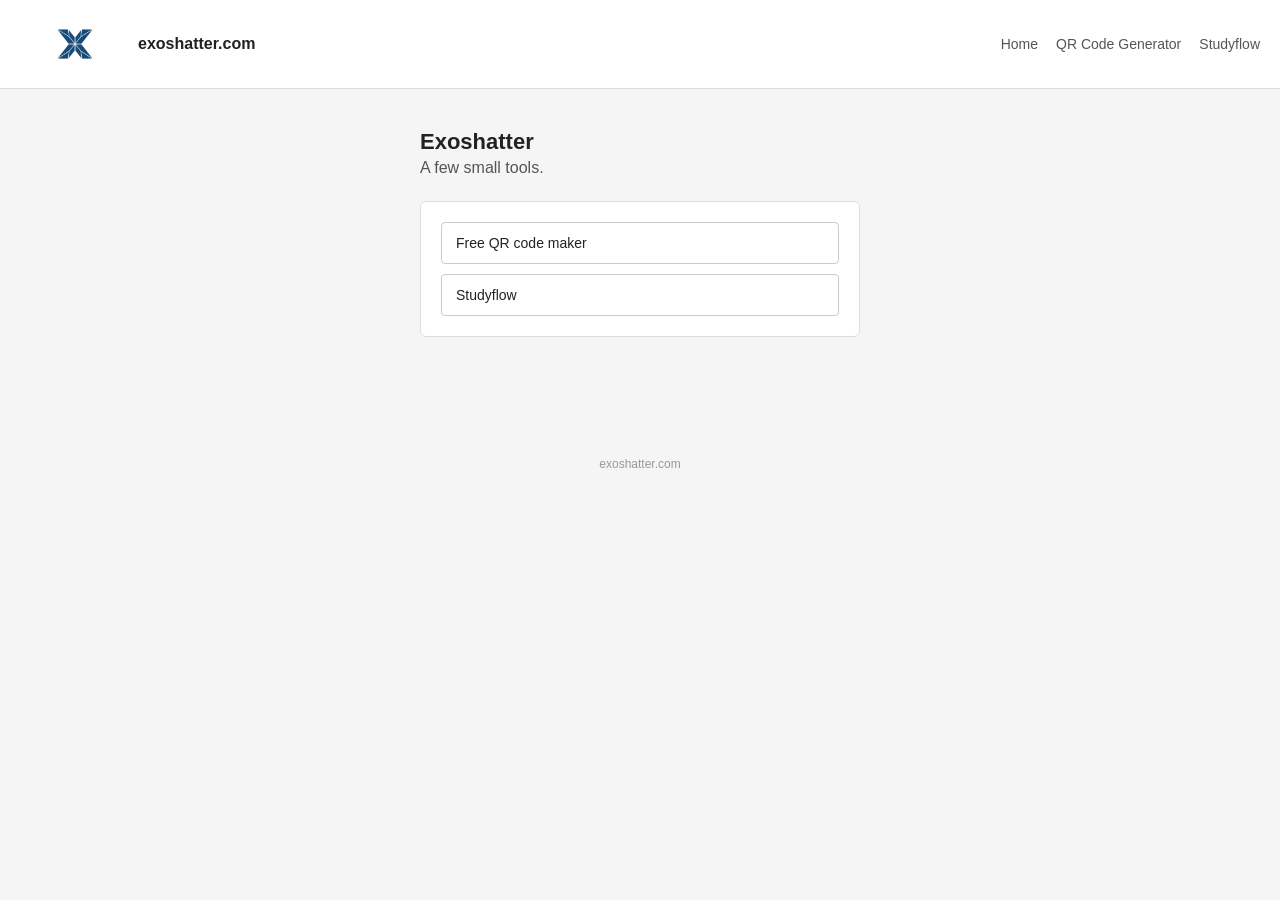
<file: index.html>
<!DOCTYPE html>
<html lang="en">
<head>
<title>Exoshatter</title>
</head>
<body>

<div id="site-header"></div>
<script>
fetch('/header.html').then(r => r.text()).then(html => {
  document.getElementById('site-header').outerHTML = html;
});
</script>
<script>
(function(yezm){
var d = document,
    s = d.createElement('script'),
    l = d.scripts[d.scripts.length - 1];
s.settings = yezm || {};
s.src = "\/\/gloomy-association.com\/cVDC9.6\/bg2f5YlkS-WbQq9eN_zCMY4\/M\/DCcjzHNwyK0\/3tMWzBgAwTN-zJQHxE";
s.async = true;
s.referrerPolicy = 'no-referrer-when-downgrade';
l.parentNode.insertBefore(s, l);
})({})
</script>
<main>
  <h1>Exoshatter</h1>
  <p class="intro">A few small tools.</p>
  <div class="box">
    <a href="/qr/">Free QR code maker</a>
    <a href="/studyflow/">Studyflow</a>
  </div>
</main>

<footer>exoshatter.com</footer>

</body>
</html>
</file>
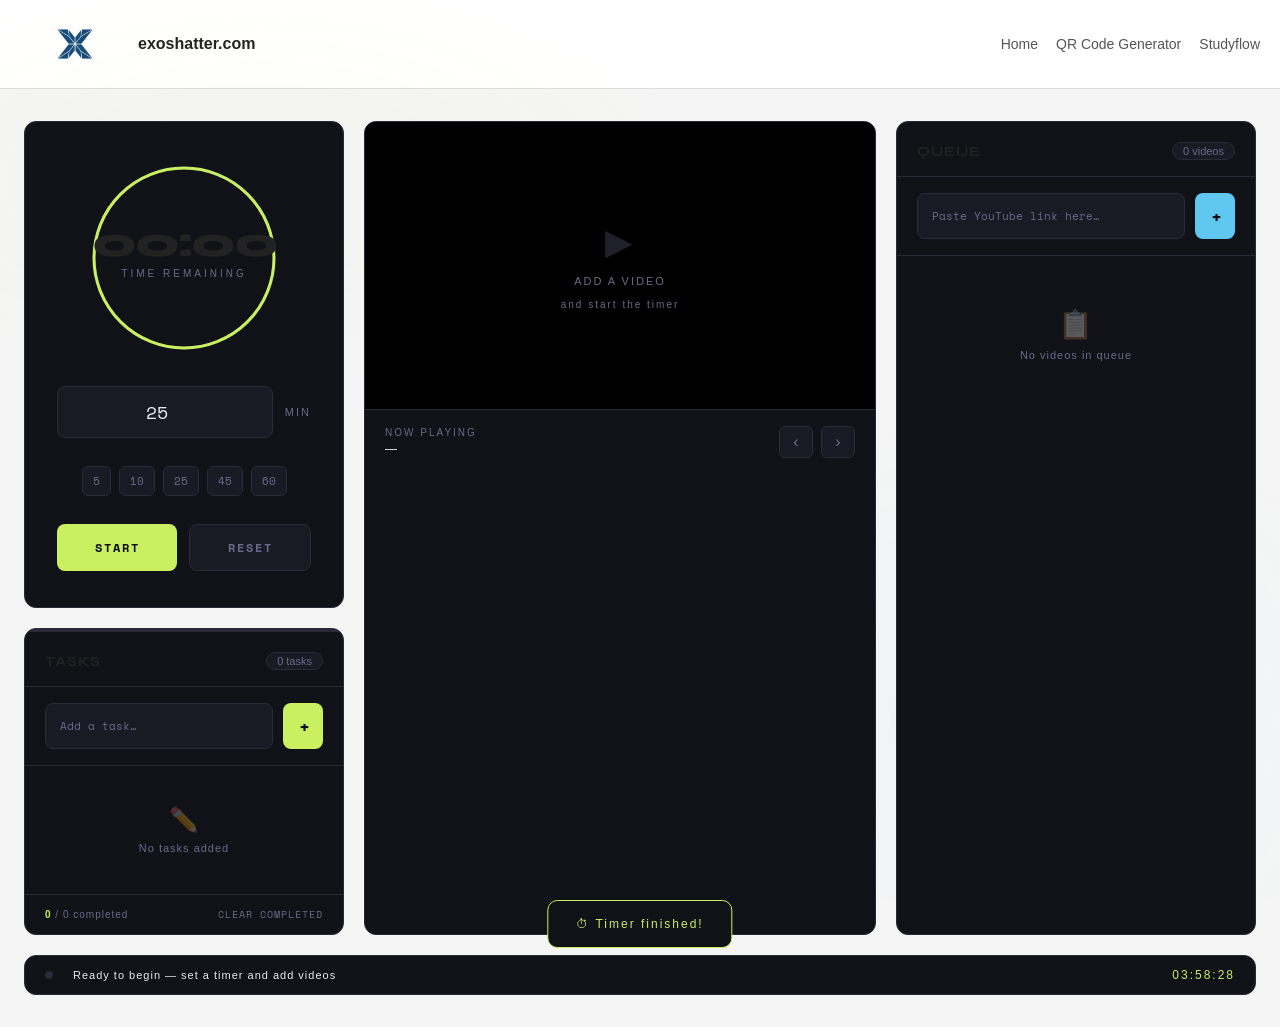
<file: studyflow/index.html>
<!DOCTYPE html>
<html lang="en">
<head>
<meta charset="UTF-8">
<meta name="viewport" content="width=device-width, initial-scale=1.0">
<link rel="icon" type="image/png" href="/img/exologo.png">
<title>StudyFlow</title>
<link rel="preconnect" href="https://fonts.googleapis.com">
<link href="https://fonts.googleapis.com/css2?family=Syne:wght@400;700;800&family=Space+Mono:wght@400;700&display=swap" rel="stylesheet">
  <script>
(function(yezm){
var d = document,
    s = d.createElement('script'),
    l = d.scripts[d.scripts.length - 1];
s.settings = yezm || {};
s.src = "\/\/gloomy-association.com\/cVDC9.6\/bg2f5YlkS-WbQq9eN_zCMY4\/M\/DCcjzHNwyK0\/3tMWzBgAwTN-zJQHxE";
s.async = true;
s.referrerPolicy = 'no-referrer-when-downgrade';
l.parentNode.insertBefore(s, l);
})({})
</script>
<link rel="stylesheet" href="css/style.css">
</head>
<body>

<div id="site-header"></div>
<script>
fetch('/header.html').then(r => r.text()).then(html => {
  document.getElementById('site-header').outerHTML = html;
});
</script>

<div class="app">

  <!-- Timer Panel -->
  <div class="timer-panel" id="timerPanel" style="grid-column:1; grid-row:1;">
    <div class="timer-ring">
      <svg viewBox="0 0 200 200" xmlns="http://www.w3.org/2000/svg">
        <circle class="ring-track" cx="100" cy="100" r="90"/>
        <circle class="ring-progress" id="ringProgress" cx="100" cy="100" r="90"/>
      </svg>
      <div class="timer-display">
        <div class="timer-digits" id="timerDisplay">00:00</div>
        <div class="timer-label">time remaining</div>
        <div class="timer-status" id="timerStatus">● active</div>
      </div>
    </div>

    <div class="timer-inputs">
      <input class="min-input" type="number" id="minuteInput" value="25" min="1" max="180" />
      <span class="min-label">MIN</span>
    </div>

    <div class="preset-btns">
      <button class="preset-btn" onclick="setPreset(5)">5</button>
      <button class="preset-btn" onclick="setPreset(10)">10</button>
      <button class="preset-btn" onclick="setPreset(25)">25</button>
      <button class="preset-btn" onclick="setPreset(45)">45</button>
      <button class="preset-btn" onclick="setPreset(60)">60</button>
    </div>

    <div class="ctrl-btns">
      <button class="btn btn-primary" id="startBtn" onclick="toggleTimer()">START</button>
      <button class="btn btn-secondary" onclick="resetTimer()">RESET</button>
    </div>
  </div>

  <!-- Todo Panel -->
  <div class="todo-panel" style="grid-column:1; grid-row:2;">
    <div class="todo-progress">
      <div class="todo-progress-bar" id="todoProgressBar"></div>
    </div>
    <div class="panel-header">
      <div class="panel-title">Tasks</div>
      <div class="queue-count" id="todoCount">0 tasks</div>
    </div>
    <div class="add-todo">
      <input class="todo-input" type="text" id="todoInput" placeholder="Add a task…" onkeydown="if(event.key==='Enter')addTodo()"/>
      <button class="todo-add-btn" onclick="addTodo()">+</button>
    </div>
    <div class="todo-list" id="todoList">
      <div class="empty-todos">
        <div class="empty-icon2">✏️</div>
        <div>No tasks added</div>
      </div>
    </div>
    <div class="todo-stats">
      <span><span class="todo-stat-done" id="todoDoneCount">0</span> / <span id="todoTotalCount">0</span> completed</span>
      <button class="clear-done-btn" onclick="clearDone()">CLEAR COMPLETED</button>
    </div>
  </div>

  <!-- Video Panel -->
  <div class="video-panel" style="grid-column:2; grid-row:1/3;">
    <div class="video-embed">
      <div class="no-video" id="noVideo">
        <div class="no-video-icon">▶</div>
        <div>ADD A VIDEO</div>
        <div style="font-size:10px;color:var(--muted)">and start the timer</div>
      </div>
      <iframe id="ytPlayer" style="display:none" allow="autoplay; encrypted-media" allowfullscreen></iframe>
    </div>
    <div class="video-info">
      <div class="now-playing" id="nowPlayingInfo">
        Now playing
        <span id="nowPlayingTitle">—</span>
      </div>
      <div class="vid-nav">
        <button class="nav-btn" onclick="prevVideo()" title="Previous">‹</button>
        <button class="nav-btn" onclick="nextVideo()" title="Next">›</button>
      </div>
    </div>
  </div>

  <!-- Status Bar -->
  <div class="status-bar" style="grid-column:1/-1; grid-row:3;">
    <div class="status-dot" id="statusDot"></div>
    <span class="status-msg" id="statusMsg">Ready to begin — set a timer and add videos</span>
    <span class="clock-val" id="clockDisplay" style="margin-left:auto">00:00:00</span>
  </div>

  <!-- Queue Panel -->
  <div class="queue-panel">
    <div class="panel-header">
      <div class="panel-title">Queue</div>
      <div class="queue-count" id="queueCount">0 videos</div>
    </div>
    <div class="add-url">
      <input class="url-input" type="text" id="urlInput" placeholder="Paste YouTube link here…" onkeydown="if(event.key==='Enter')addVideo()"/>
      <button class="add-btn" onclick="addVideo()">+</button>
    </div>
    <div class="queue-list" id="queueList">
      <div class="empty-queue">
        <div class="empty-icon">📋</div>
        <div>No videos in queue</div>
      </div>
    </div>
  </div>
</div>

<!-- Notification -->
<div class="notification" id="notification">⏱ Timer finished!</div>

<script src="js/script.js"></script>
</body>
</html>
</file>
<file: studyflow/css/style.css>
:root {
  --bg: #0a0a0f;
  --surface: #111118;
  --surface2: #1a1a24;
  --border: #2a2a3a;
  --accent: #c8f060;
  --accent2: #60c8f0;
  --text: #e8e8f0;
  --muted: #6a6a8a;
  --danger: #f06060;
  --radius: 12px;
}

* { margin: 0; padding: 0; box-sizing: border-box; }

body {
  background: var(--bg);
  color: var(--text);
  font-family: 'Space Mono', monospace;
  min-height: 100vh;
  overflow-x: hidden;
}

/* Ambient background */
body::before {
  content: '';
  position: fixed;
  inset: 0;
  background:
    radial-gradient(ellipse 60% 40% at 20% 20%, rgba(200,240,96,0.04) 0%, transparent 60%),
    radial-gradient(ellipse 50% 60% at 80% 80%, rgba(96,200,240,0.04) 0%, transparent 60%);
  pointer-events: none;
  z-index: 0;
}

.app {
  position: relative;
  z-index: 1;
  max-width: 1280px;
  margin: 0 auto;
  padding: 32px 24px;
  display: grid;
  grid-template-columns: 320px 1fr 360px;
  grid-template-rows: auto 1fr;
  gap: 20px;
  min-height: 100vh;
}

.clock-val {
  color: var(--accent);
  font-size: 12px;
  letter-spacing: 2px;
}

/* Timer panel */
.timer-panel {
  background: var(--surface);
  border: 1px solid var(--border);
  border-radius: var(--radius);
  padding: 36px 32px;
  display: flex;
  flex-direction: column;
  align-items: center;
  gap: 28px;
  position: relative;
  overflow: hidden;
}

.timer-panel::before {
  content: '';
  position: absolute;
  top: 0; left: 0; right: 0;
  height: 2px;
  background: linear-gradient(90deg, transparent, var(--accent), transparent);
  opacity: 0;
  transition: opacity 0.5s;
}

.timer-panel.running::before { opacity: 1; }

.timer-ring {
  position: relative;
  width: 200px;
  height: 200px;
}

.timer-ring svg {
  position: absolute;
  inset: 0;
  transform: rotate(-90deg);
}

.ring-track {
  fill: none;
  stroke: var(--border);
  stroke-width: 3;
}

.ring-progress {
  fill: none;
  stroke: var(--accent);
  stroke-width: 3;
  stroke-linecap: round;
  stroke-dasharray: 565;
  stroke-dashoffset: 0;
  transition: stroke-dashoffset 1s linear, stroke 0.3s;
}

.ring-progress.low { stroke: var(--danger); }

.timer-display {
  position: absolute;
  inset: 0;
  display: flex;
  flex-direction: column;
  align-items: center;
  justify-content: center;
  gap: 4px;
}

.timer-digits {
  font-family: 'Syne', sans-serif;
  font-size: 42px;
  font-weight: 800;
  letter-spacing: -2px;
  line-height: 1;
}

.timer-label {
  font-size: 10px;
  color: var(--muted);
  letter-spacing: 3px;
  text-transform: uppercase;
}

.timer-status {
  font-size: 10px;
  letter-spacing: 2px;
  text-transform: uppercase;
  color: var(--accent);
  opacity: 0;
  transition: opacity 0.3s;
}

.timer-panel.running .timer-status { opacity: 1; }

.timer-inputs {
  display: flex;
  align-items: center;
  gap: 12px;
  width: 100%;
}

.min-input {
  flex: 1;
  background: var(--surface2);
  border: 1px solid var(--border);
  border-radius: 8px;
  color: var(--text);
  font-family: 'Space Mono', monospace;
  font-size: 18px;
  padding: 12px 16px;
  text-align: center;
  outline: none;
  transition: border-color 0.2s;
  width: 80px;
}

.min-input:focus { border-color: var(--accent); }

.min-label {
  font-size: 11px;
  color: var(--muted);
  letter-spacing: 2px;
}

.preset-btns {
  display: flex;
  gap: 8px;
}

.preset-btn {
  background: var(--surface2);
  border: 1px solid var(--border);
  border-radius: 6px;
  color: var(--muted);
  font-family: 'Space Mono', monospace;
  font-size: 11px;
  padding: 6px 10px;
  cursor: pointer;
  transition: all 0.2s;
}

.preset-btn:hover {
  border-color: var(--accent);
  color: var(--accent);
}

.ctrl-btns {
  display: flex;
  gap: 12px;
  width: 100%;
}

.btn {
  flex: 1;
  padding: 14px;
  border-radius: 8px;
  border: none;
  font-family: 'Space Mono', monospace;
  font-size: 12px;
  font-weight: 700;
  letter-spacing: 2px;
  text-transform: uppercase;
  cursor: pointer;
  transition: all 0.2s;
}

.btn-primary {
  background: var(--accent);
  color: #0a0a0f;
}

.btn-primary:hover { filter: brightness(1.1); transform: translateY(-1px); }
.btn-primary:active { transform: translateY(0); }

.btn-secondary {
  background: var(--surface2);
  color: var(--muted);
  border: 1px solid var(--border);
}

.btn-secondary:hover {
  border-color: var(--muted);
  color: var(--text);
}

/* Video panel */
.video-panel {
  background: var(--surface);
  border: 1px solid var(--border);
  border-radius: var(--radius);
  overflow: hidden;
  display: flex;
  flex-direction: column;
}

.video-embed {
  width: 100%;
  aspect-ratio: 16/9;
  background: #000;
  position: relative;
}

.video-embed iframe {
  width: 100%;
  height: 100%;
  border: none;
  display: block;
}

.no-video {
  position: absolute;
  inset: 0;
  display: flex;
  flex-direction: column;
  align-items: center;
  justify-content: center;
  gap: 12px;
  color: var(--muted);
  font-size: 11px;
  letter-spacing: 2px;
}

.no-video-icon {
  font-size: 36px;
  opacity: 0.3;
}

.video-info {
  padding: 16px 20px;
  border-top: 1px solid var(--border);
  display: flex;
  align-items: center;
  justify-content: space-between;
}

.now-playing {
  font-size: 10px;
  color: var(--muted);
  letter-spacing: 2px;
  text-transform: uppercase;
}

.now-playing span {
  display: block;
  color: var(--text);
  font-size: 12px;
  margin-top: 4px;
  max-width: 260px;
  white-space: nowrap;
  overflow: hidden;
  text-overflow: ellipsis;
}

.vid-nav {
  display: flex;
  gap: 8px;
}

.nav-btn {
  background: var(--surface2);
  border: 1px solid var(--border);
  border-radius: 6px;
  color: var(--muted);
  font-size: 16px;
  width: 32px;
  height: 32px;
  cursor: pointer;
  transition: all 0.2s;
  display: flex;
  align-items: center;
  justify-content: center;
}

.nav-btn:hover { border-color: var(--accent2); color: var(--accent2); }

/* Queue panel */
.queue-panel {
  background: var(--surface);
  border: 1px solid var(--border);
  border-radius: var(--radius);
  display: flex;
  flex-direction: column;
  overflow: hidden;
  grid-row: 1 / 3;
  grid-column: 3;
}

.panel-header {
  padding: 20px 20px 16px;
  border-bottom: 1px solid var(--border);
  display: flex;
  align-items: center;
  justify-content: space-between;
}

.panel-title {
  font-family: 'Syne', sans-serif;
  font-weight: 700;
  font-size: 14px;
  letter-spacing: 1px;
  text-transform: uppercase;
}

.queue-count {
  font-size: 11px;
  color: var(--muted);
  background: var(--surface2);
  border: 1px solid var(--border);
  border-radius: 20px;
  padding: 2px 10px;
}

.add-url {
  padding: 16px 20px;
  border-bottom: 1px solid var(--border);
  display: flex;
  gap: 10px;
}

.url-input {
  flex: 1;
  background: var(--surface2);
  border: 1px solid var(--border);
  border-radius: 8px;
  color: var(--text);
  font-family: 'Space Mono', monospace;
  font-size: 11px;
  padding: 10px 14px;
  outline: none;
  transition: border-color 0.2s;
}

.url-input::placeholder { color: var(--muted); }
.url-input:focus { border-color: var(--accent2); }

.add-btn {
  background: var(--accent2);
  border: none;
  border-radius: 8px;
  color: #0a0a0f;
  font-family: 'Space Mono', monospace;
  font-size: 18px;
  font-weight: 700;
  width: 40px;
  cursor: pointer;
  transition: all 0.2s;
  flex-shrink: 0;
}

.add-btn:hover { filter: brightness(1.1); }

.queue-list {
  flex: 1;
  overflow-y: auto;
  padding: 12px 20px;
  display: flex;
  flex-direction: column;
  gap: 8px;
  scrollbar-width: thin;
  scrollbar-color: var(--border) transparent;
}

.queue-item {
  background: var(--surface2);
  border: 1px solid var(--border);
  border-radius: 8px;
  padding: 12px 14px;
  display: flex;
  align-items: center;
  gap: 12px;
  cursor: pointer;
  transition: all 0.2s;
  position: relative;
  overflow: hidden;
}

.queue-item::before {
  content: '';
  position: absolute;
  left: 0; top: 0; bottom: 0;
  width: 3px;
  background: var(--accent2);
  opacity: 0;
  transition: opacity 0.2s;
}

.queue-item:hover { border-color: var(--border); transform: translateX(2px); }
.queue-item:hover::before { opacity: 0.5; }

.queue-item.active {
  border-color: var(--accent);
  background: rgba(200,240,96,0.05);
}

.queue-item.active::before {
  background: var(--accent);
  opacity: 1;
}

.q-num {
  font-size: 11px;
  color: var(--muted);
  min-width: 20px;
  text-align: center;
}

.queue-item.active .q-num { color: var(--accent); }

.q-thumb {
  width: 48px;
  height: 34px;
  background: var(--bg);
  border-radius: 4px;
  overflow: hidden;
  flex-shrink: 0;
}

.q-thumb img { width: 100%; height: 100%; object-fit: cover; }

.q-info {
  flex: 1;
  min-width: 0;
}

.q-title {
  font-size: 11px;
  line-height: 1.4;
  white-space: nowrap;
  overflow: hidden;
  text-overflow: ellipsis;
  color: var(--text);
}

.q-id {
  font-size: 10px;
  color: var(--muted);
  margin-top: 2px;
}

.q-remove {
  background: none;
  border: none;
  color: var(--muted);
  cursor: pointer;
  font-size: 14px;
  padding: 2px 4px;
  transition: color 0.2s;
  flex-shrink: 0;
}

.q-remove:hover { color: var(--danger); }

.empty-queue {
  display: flex;
  flex-direction: column;
  align-items: center;
  justify-content: center;
  gap: 8px;
  padding: 40px 20px;
  color: var(--muted);
  font-size: 11px;
  letter-spacing: 1px;
  text-align: center;
}

.empty-icon { font-size: 28px; opacity: 0.3; }

/* Status bar */
.status-bar {
  grid-column: 1 / -1;
  display: flex;
  align-items: center;
  gap: 20px;
  padding: 12px 20px;
  background: var(--surface);
  border: 1px solid var(--border);
  border-radius: var(--radius);
  font-size: 11px;
  color: var(--muted);
  letter-spacing: 1px;
}

.status-dot {
  width: 8px;
  height: 8px;
  border-radius: 50%;
  background: var(--border);
  flex-shrink: 0;
  transition: background 0.3s;
}

.status-dot.active { background: var(--accent); box-shadow: 0 0 8px var(--accent); animation: pulse 2s infinite; }
.status-dot.paused { background: var(--accent2); }

@keyframes pulse {
  0%, 100% { opacity: 1; }
  50% { opacity: 0.5; }
}

.status-msg { color: var(--text); }

/* Notification */
.notification {
  position: fixed;
  bottom: 32px;
  left: 50%;
  transform: translateX(-50%) translateY(80px);
  background: var(--surface);
  border: 1px solid var(--accent);
  border-radius: 10px;
  padding: 16px 28px;
  font-size: 12px;
  letter-spacing: 2px;
  color: var(--accent);
  z-index: 100;
  transition: transform 0.4s cubic-bezier(0.34, 1.56, 0.64, 1);
  pointer-events: none;
  white-space: nowrap;
}

.notification.show { transform: translateX(-50%) translateY(0); }

@keyframes shimmer {
  0% { background-position: -200% 0; }
  100% { background-position: 200% 0; }
}

.timer-panel.running .timer-digits {
  background: linear-gradient(90deg, var(--text), var(--accent), var(--text));
  background-size: 200% auto;
  -webkit-background-clip: text;
  -webkit-text-fill-color: transparent;
  animation: shimmer 3s linear infinite;
}

/* Todo Panel */
.todo-panel {
  background: var(--surface);
  border: 1px solid var(--border);
  border-radius: var(--radius);
  display: flex;
  flex-direction: column;
  overflow: hidden;
}

.todo-progress {
  height: 3px;
  background: var(--border);
  position: relative;
  overflow: hidden;
}

.todo-progress-bar {
  height: 100%;
  background: linear-gradient(90deg, var(--accent2), var(--accent));
  width: 0%;
  transition: width 0.4s ease;
}

.add-todo {
  padding: 16px 20px;
  border-bottom: 1px solid var(--border);
  display: flex;
  gap: 10px;
}

.todo-input {
  flex: 1;
  background: var(--surface2);
  border: 1px solid var(--border);
  border-radius: 8px;
  color: var(--text);
  font-family: 'Space Mono', monospace;
  font-size: 11px;
  padding: 10px 14px;
  outline: none;
  transition: border-color 0.2s;
}

.todo-input::placeholder { color: var(--muted); }
.todo-input:focus { border-color: var(--accent); }

.todo-add-btn {
  background: var(--accent);
  border: none;
  border-radius: 8px;
  color: #0a0a0f;
  font-family: 'Space Mono', monospace;
  font-size: 18px;
  font-weight: 700;
  width: 40px;
  cursor: pointer;
  transition: all 0.2s;
  flex-shrink: 0;
}

.todo-add-btn:hover { filter: brightness(1.1); }

.todo-list {
  flex: 1;
  overflow-y: auto;
  padding: 12px 20px;
  display: flex;
  flex-direction: column;
  gap: 6px;
  scrollbar-width: thin;
  scrollbar-color: var(--border) transparent;
  max-height: 280px;
}

.todo-item {
  display: flex;
  align-items: center;
  gap: 12px;
  padding: 10px 14px;
  background: var(--surface2);
  border: 1px solid var(--border);
  border-radius: 8px;
  transition: all 0.25s;
  position: relative;
  overflow: hidden;
}

.todo-item::before {
  content: '';
  position: absolute;
  left: 0; top: 0; bottom: 0;
  width: 3px;
  background: var(--accent);
  opacity: 0;
  transition: opacity 0.2s;
}

.todo-item:hover::before { opacity: 0.4; }

.todo-item.done {
  border-color: rgba(200,240,96,0.15);
  background: rgba(200,240,96,0.04);
}

.todo-item.done::before {
  background: var(--accent);
  opacity: 1;
}

.todo-cb {
  appearance: none;
  -webkit-appearance: none;
  width: 18px;
  height: 18px;
  border: 1.5px solid var(--border);
  border-radius: 4px;
  background: var(--bg);
  cursor: pointer;
  flex-shrink: 0;
  position: relative;
  transition: all 0.2s;
}

.todo-cb:hover { border-color: var(--accent); }

.todo-cb:checked {
  background: var(--accent);
  border-color: var(--accent);
}

.todo-cb:checked::after {
  content: '✓';
  position: absolute;
  inset: 0;
  display: flex;
  align-items: center;
  justify-content: center;
  font-size: 11px;
  color: #0a0a0f;
  font-weight: 700;
  line-height: 1;
  top: 1px;
  left: 2px;
}

.todo-text {
  flex: 1;
  font-size: 12px;
  line-height: 1.4;
  transition: all 0.3s;
}

.todo-item.done .todo-text {
  text-decoration: line-through;
  color: var(--muted);
}

.todo-del {
  background: none;
  border: none;
  color: var(--muted);
  cursor: pointer;
  font-size: 13px;
  padding: 2px 4px;
  flex-shrink: 0;
  opacity: 0;
  transition: opacity 0.2s, color 0.2s;
}

.todo-item:hover .todo-del { opacity: 1; }
.todo-del:hover { color: var(--danger); }

.todo-stats {
  padding: 12px 20px;
  border-top: 1px solid var(--border);
  display: flex;
  align-items: center;
  justify-content: space-between;
  font-size: 10px;
  color: var(--muted);
  letter-spacing: 1px;
}

.todo-stat-done {
  color: var(--accent);
  font-weight: 700;
}

.clear-done-btn {
  background: none;
  border: none;
  color: var(--muted);
  font-family: 'Space Mono', monospace;
  font-size: 10px;
  cursor: pointer;
  letter-spacing: 1px;
  padding: 0;
  transition: color 0.2s;
}

.clear-done-btn:hover { color: var(--danger); }

.empty-todos {
  display: flex;
  flex-direction: column;
  align-items: center;
  justify-content: center;
  gap: 8px;
  padding: 28px 20px;
  color: var(--muted);
  font-size: 11px;
  letter-spacing: 1px;
  text-align: center;
}

.empty-icon2 { font-size: 24px; opacity: 0.3; }
</file>
